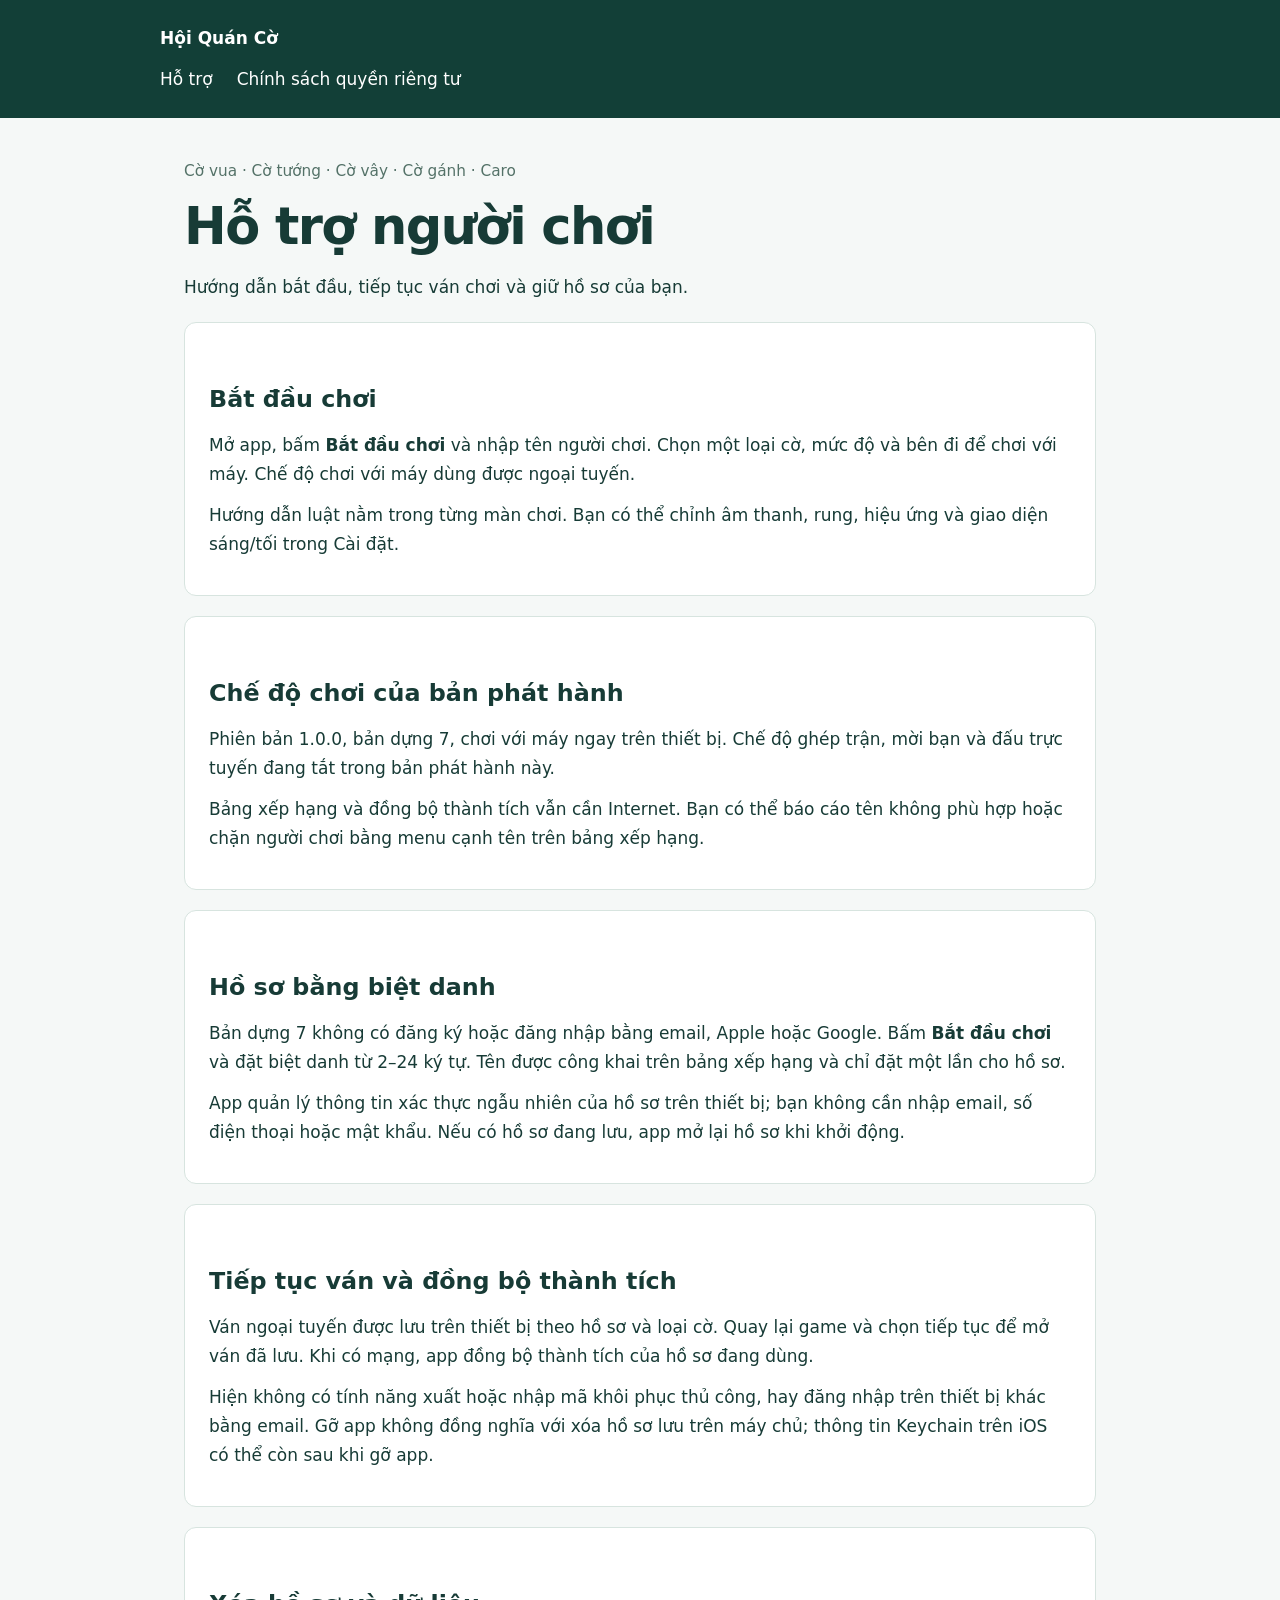
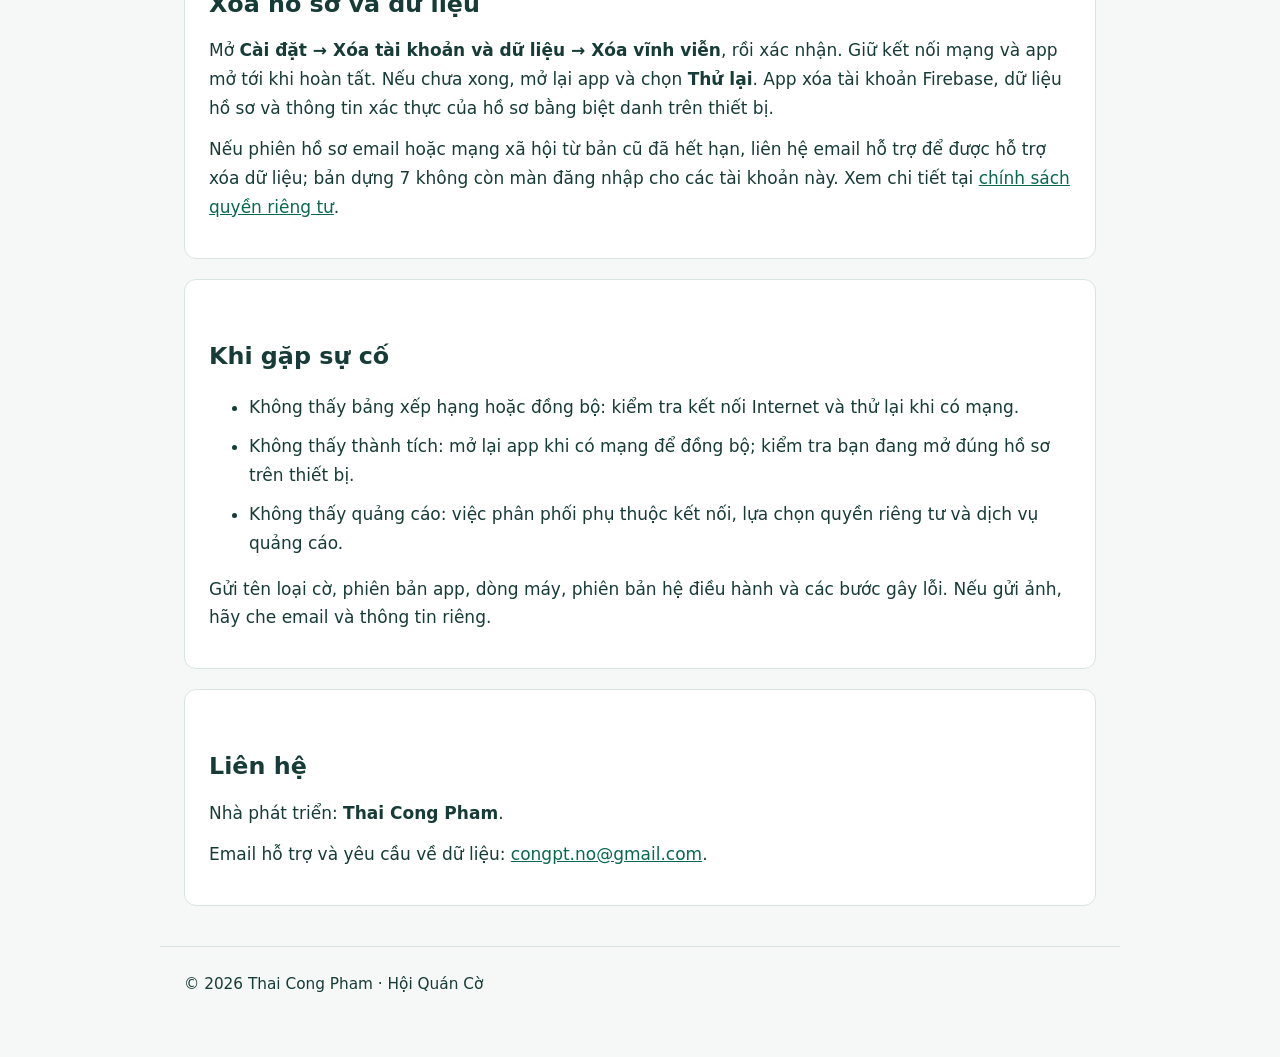
<file: index.html>
<!doctype html><html lang="vi"><head><meta charset="utf-8"><meta name="viewport" content="width=device-width,initial-scale=1"><title>Hỗ trợ — Hội Quán Cờ</title><meta name="description" content="Hướng dẫn chơi, tài khoản và liên hệ hỗ trợ ứng dụng Hội Quán Cờ."><link rel="stylesheet" href="style.css"><link rel="icon" href="data:image/svg+xml,%3Csvg xmlns='http://www.w3.org/2000/svg' viewBox='0 0 32 32'%3E%3Crect width='32' height='32' rx='6' fill='%23123f37'/%3E%3Cpath d='M8 8h8v8H8zm8 8h8v8h-8z' fill='%23efcc73'/%3E%3C/svg%3E"></head><body><header><a href="./">Hội Quán Cờ</a><nav aria-label="Điều hướng"><a href="./">Hỗ trợ</a><a href="privacy.html">Chính sách quyền riêng tư</a></nav></header><main><p class="meta">Cờ vua · Cờ tướng · Cờ vây · Cờ gánh · Caro</p><h1>Hỗ trợ người chơi</h1><p>Hướng dẫn bắt đầu, tiếp tục ván chơi và giữ hồ sơ của bạn.</p><section><h2>Bắt đầu chơi</h2><p>Mở app, bấm <strong>Bắt đầu chơi</strong> và nhập tên người chơi. Chọn một loại cờ, mức độ và bên đi để chơi với máy. Chế độ chơi với máy dùng được ngoại tuyến.</p><p>Hướng dẫn luật nằm trong từng màn chơi. Bạn có thể chỉnh âm thanh, rung, hiệu ứng và giao diện sáng/tối trong Cài đặt.</p></section><section><h2>Chế độ chơi của bản phát hành</h2><p>Phiên bản 1.0.0, bản dựng 7, chơi với máy ngay trên thiết bị. Chế độ ghép trận, mời bạn và đấu trực tuyến đang tắt trong bản phát hành này.</p><p>Bảng xếp hạng và đồng bộ thành tích vẫn cần Internet. Bạn có thể báo cáo tên không phù hợp hoặc chặn người chơi bằng menu cạnh tên trên bảng xếp hạng.</p></section><section><h2>Hồ sơ bằng biệt danh</h2><p>Bản dựng 7 không có đăng ký hoặc đăng nhập bằng email, Apple hoặc Google. Bấm <strong>Bắt đầu chơi</strong> và đặt biệt danh từ 2–24 ký tự. Tên được công khai trên bảng xếp hạng và chỉ đặt một lần cho hồ sơ.</p><p>App quản lý thông tin xác thực ngẫu nhiên của hồ sơ trên thiết bị; bạn không cần nhập email, số điện thoại hoặc mật khẩu. Nếu có hồ sơ đang lưu, app mở lại hồ sơ khi khởi động.</p></section><section><h2>Tiếp tục ván và đồng bộ thành tích</h2><p>Ván ngoại tuyến được lưu trên thiết bị theo hồ sơ và loại cờ. Quay lại game và chọn tiếp tục để mở ván đã lưu. Khi có mạng, app đồng bộ thành tích của hồ sơ đang dùng.</p><p>Hiện không có tính năng xuất hoặc nhập mã khôi phục thủ công, hay đăng nhập trên thiết bị khác bằng email. Gỡ app không đồng nghĩa với xóa hồ sơ lưu trên máy chủ; thông tin Keychain trên iOS có thể còn sau khi gỡ app.</p></section><section><h2>Xóa hồ sơ và dữ liệu</h2><p>Mở <strong>Cài đặt → Xóa tài khoản và dữ liệu → Xóa vĩnh viễn</strong>, rồi xác nhận. Giữ kết nối mạng và app mở tới khi hoàn tất. Nếu chưa xong, mở lại app và chọn <strong>Thử lại</strong>. App xóa tài khoản Firebase, dữ liệu hồ sơ và thông tin xác thực của hồ sơ bằng biệt danh trên thiết bị.</p><p>Nếu phiên hồ sơ email hoặc mạng xã hội từ bản cũ đã hết hạn, liên hệ email hỗ trợ để được hỗ trợ xóa dữ liệu; bản dựng 7 không còn màn đăng nhập cho các tài khoản này. Xem chi tiết tại <a href="privacy.html">chính sách quyền riêng tư</a>.</p></section><section><h2>Khi gặp sự cố</h2><ul><li>Không thấy bảng xếp hạng hoặc đồng bộ: kiểm tra kết nối Internet và thử lại khi có mạng.</li><li>Không thấy thành tích: mở lại app khi có mạng để đồng bộ; kiểm tra bạn đang mở đúng hồ sơ trên thiết bị.</li><li>Không thấy quảng cáo: việc phân phối phụ thuộc kết nối, lựa chọn quyền riêng tư và dịch vụ quảng cáo.</li></ul><p>Gửi tên loại cờ, phiên bản app, dòng máy, phiên bản hệ điều hành và các bước gây lỗi. Nếu gửi ảnh, hãy che email và thông tin riêng.</p></section><section><h2>Liên hệ</h2><p>Nhà phát triển: <strong>Thai Cong Pham</strong>.</p><p>Email hỗ trợ và yêu cầu về dữ liệu: <a href="mailto:congpt.no@gmail.com">congpt.no@gmail.com</a>.</p></section></main><footer>© 2026 Thai Cong Pham · Hội Quán Cờ</footer></body></html>
</file>
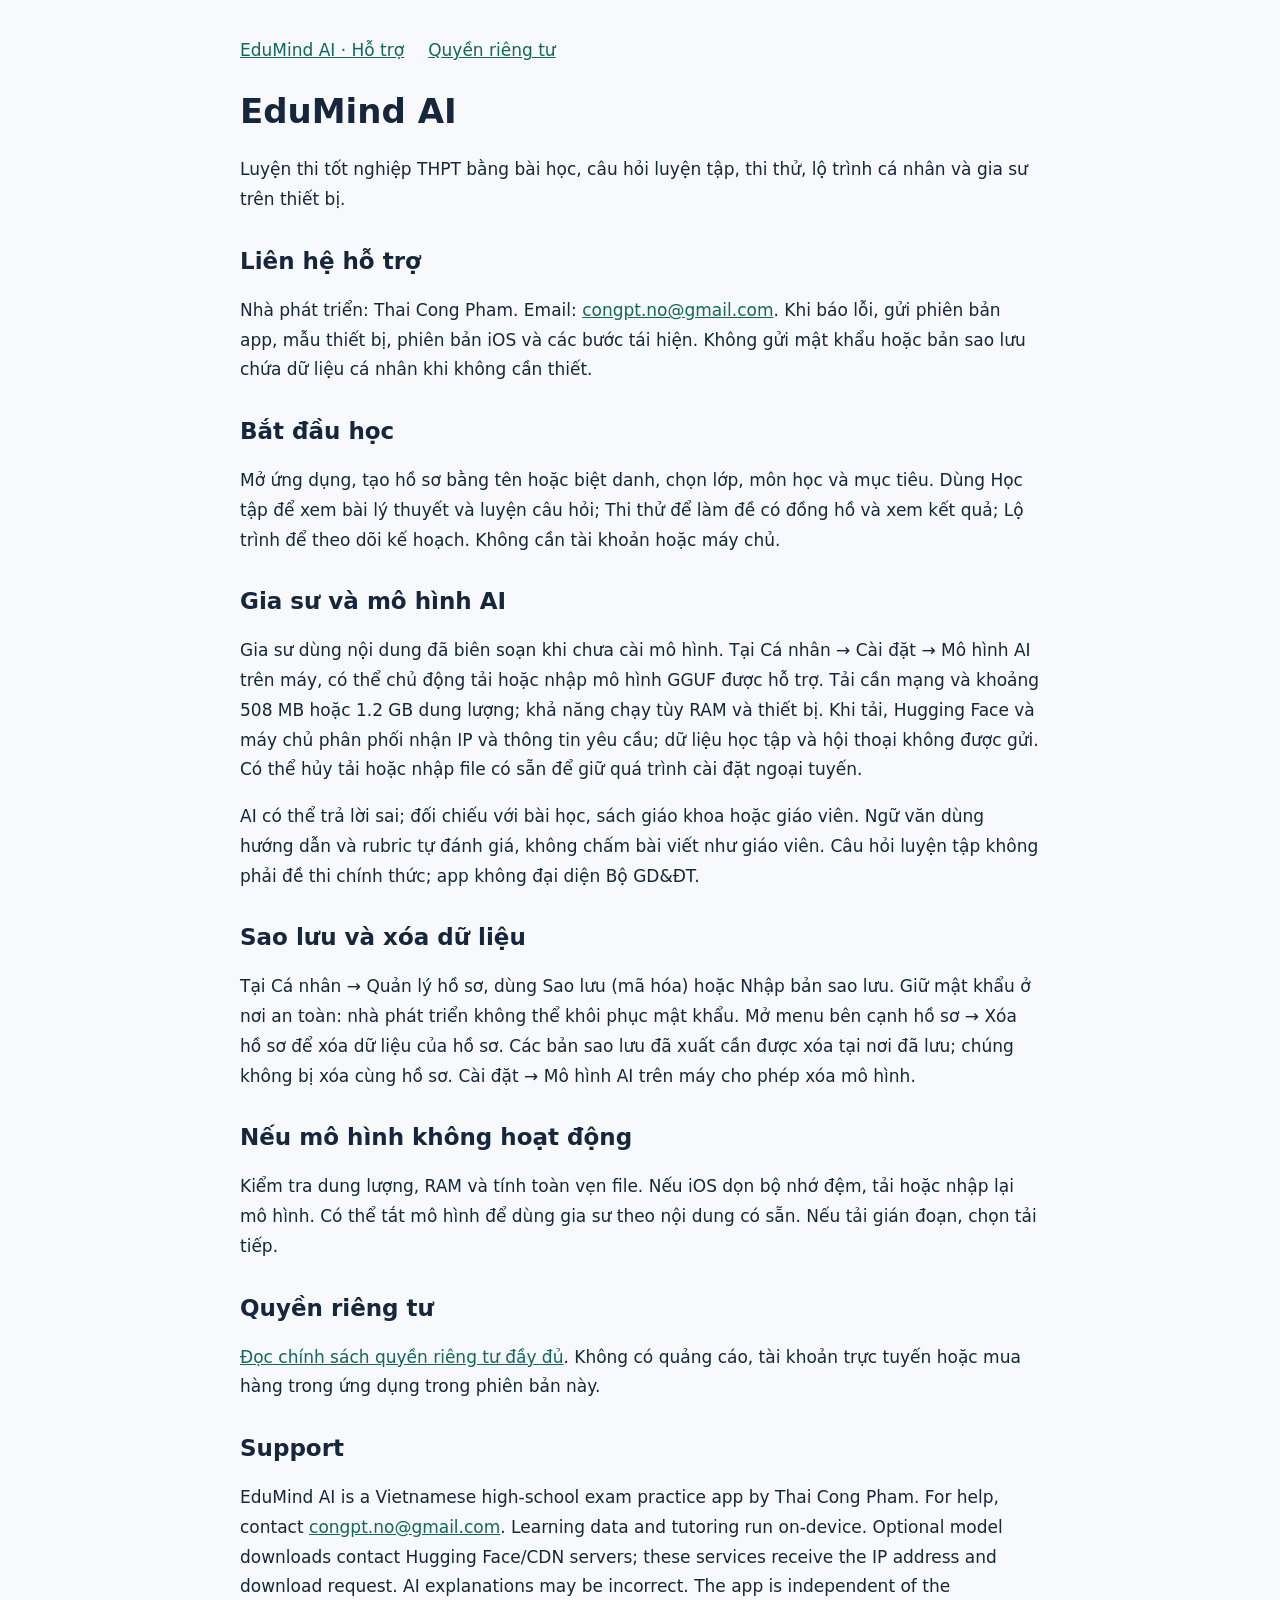
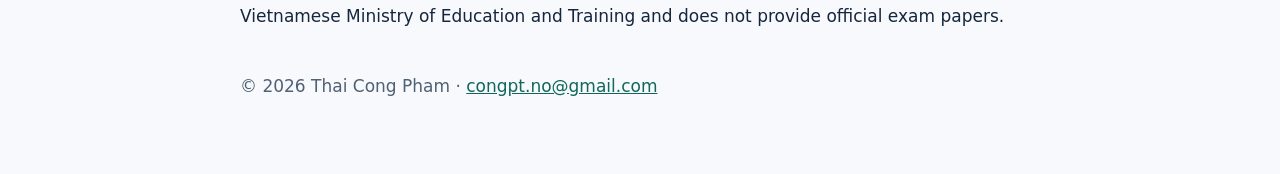
<file: edumind/index.html>
<!doctype html><html lang="vi"><head><meta charset="utf-8"><meta name="viewport" content="width=device-width,initial-scale=1"><title>EduMind AI — Hỗ trợ</title><style>body{margin:0;background:#f7f9fc;color:#16263d;font:17px/1.75 system-ui,sans-serif}main{max-width:800px;margin:auto;padding:36px 24px 72px}h1,h2{line-height:1.3}h2{margin-top:32px;font-size:23px}a{color:#12675d}nav{display:flex;gap:24px;flex-wrap:wrap}footer{margin-top:40px;color:#506174}</style></head><body><main><nav><a href="./">EduMind AI · Hỗ trợ</a><a href="privacy.html">Quyền riêng tư</a></nav><h1>EduMind AI</h1><p>Luyện thi tốt nghiệp THPT bằng bài học, câu hỏi luyện tập, thi thử, lộ trình cá nhân và gia sư trên thiết bị.</p><h2>Liên hệ hỗ trợ</h2><p>Nhà phát triển: Thai Cong Pham. Email: <a href="mailto:congpt.no@gmail.com">congpt.no@gmail.com</a>. Khi báo lỗi, gửi phiên bản app, mẫu thiết bị, phiên bản iOS và các bước tái hiện. Không gửi mật khẩu hoặc bản sao lưu chứa dữ liệu cá nhân khi không cần thiết.</p><h2>Bắt đầu học</h2><p>Mở ứng dụng, tạo hồ sơ bằng tên hoặc biệt danh, chọn lớp, môn học và mục tiêu. Dùng Học tập để xem bài lý thuyết và luyện câu hỏi; Thi thử để làm đề có đồng hồ và xem kết quả; Lộ trình để theo dõi kế hoạch. Không cần tài khoản hoặc máy chủ.</p><h2>Gia sư và mô hình AI</h2><p>Gia sư dùng nội dung đã biên soạn khi chưa cài mô hình. Tại Cá nhân → Cài đặt → Mô hình AI trên máy, có thể chủ động tải hoặc nhập mô hình GGUF được hỗ trợ. Tải cần mạng và khoảng 508 MB hoặc 1.2 GB dung lượng; khả năng chạy tùy RAM và thiết bị. Khi tải, Hugging Face và máy chủ phân phối nhận IP và thông tin yêu cầu; dữ liệu học tập và hội thoại không được gửi. Có thể hủy tải hoặc nhập file có sẵn để giữ quá trình cài đặt ngoại tuyến.</p><p>AI có thể trả lời sai; đối chiếu với bài học, sách giáo khoa hoặc giáo viên. Ngữ văn dùng hướng dẫn và rubric tự đánh giá, không chấm bài viết như giáo viên. Câu hỏi luyện tập không phải đề thi chính thức; app không đại diện Bộ GD&amp;ĐT.</p><h2>Sao lưu và xóa dữ liệu</h2><p>Tại Cá nhân → Quản lý hồ sơ, dùng Sao lưu (mã hóa) hoặc Nhập bản sao lưu. Giữ mật khẩu ở nơi an toàn: nhà phát triển không thể khôi phục mật khẩu. Mở menu bên cạnh hồ sơ → Xóa hồ sơ để xóa dữ liệu của hồ sơ. Các bản sao lưu đã xuất cần được xóa tại nơi đã lưu; chúng không bị xóa cùng hồ sơ. Cài đặt → Mô hình AI trên máy cho phép xóa mô hình.</p><h2>Nếu mô hình không hoạt động</h2><p>Kiểm tra dung lượng, RAM và tính toàn vẹn file. Nếu iOS dọn bộ nhớ đệm, tải hoặc nhập lại mô hình. Có thể tắt mô hình để dùng gia sư theo nội dung có sẵn. Nếu tải gián đoạn, chọn tải tiếp.</p><h2>Quyền riêng tư</h2><p><a href="privacy.html">Đọc chính sách quyền riêng tư đầy đủ</a>. Không có quảng cáo, tài khoản trực tuyến hoặc mua hàng trong ứng dụng trong phiên bản này.</p><section lang="en"><h2>Support</h2><p>EduMind AI is a Vietnamese high-school exam practice app by Thai Cong Pham. For help, contact <a href="mailto:congpt.no@gmail.com">congpt.no@gmail.com</a>. Learning data and tutoring run on-device. Optional model downloads contact Hugging Face/CDN servers; these services receive the IP address and download request. AI explanations may be incorrect. The app is independent of the Vietnamese Ministry of Education and Training and does not provide official exam papers.</p></section><footer>© 2026 Thai Cong Pham · <a href="mailto:congpt.no@gmail.com">congpt.no@gmail.com</a></footer></main></body></html>
</file>
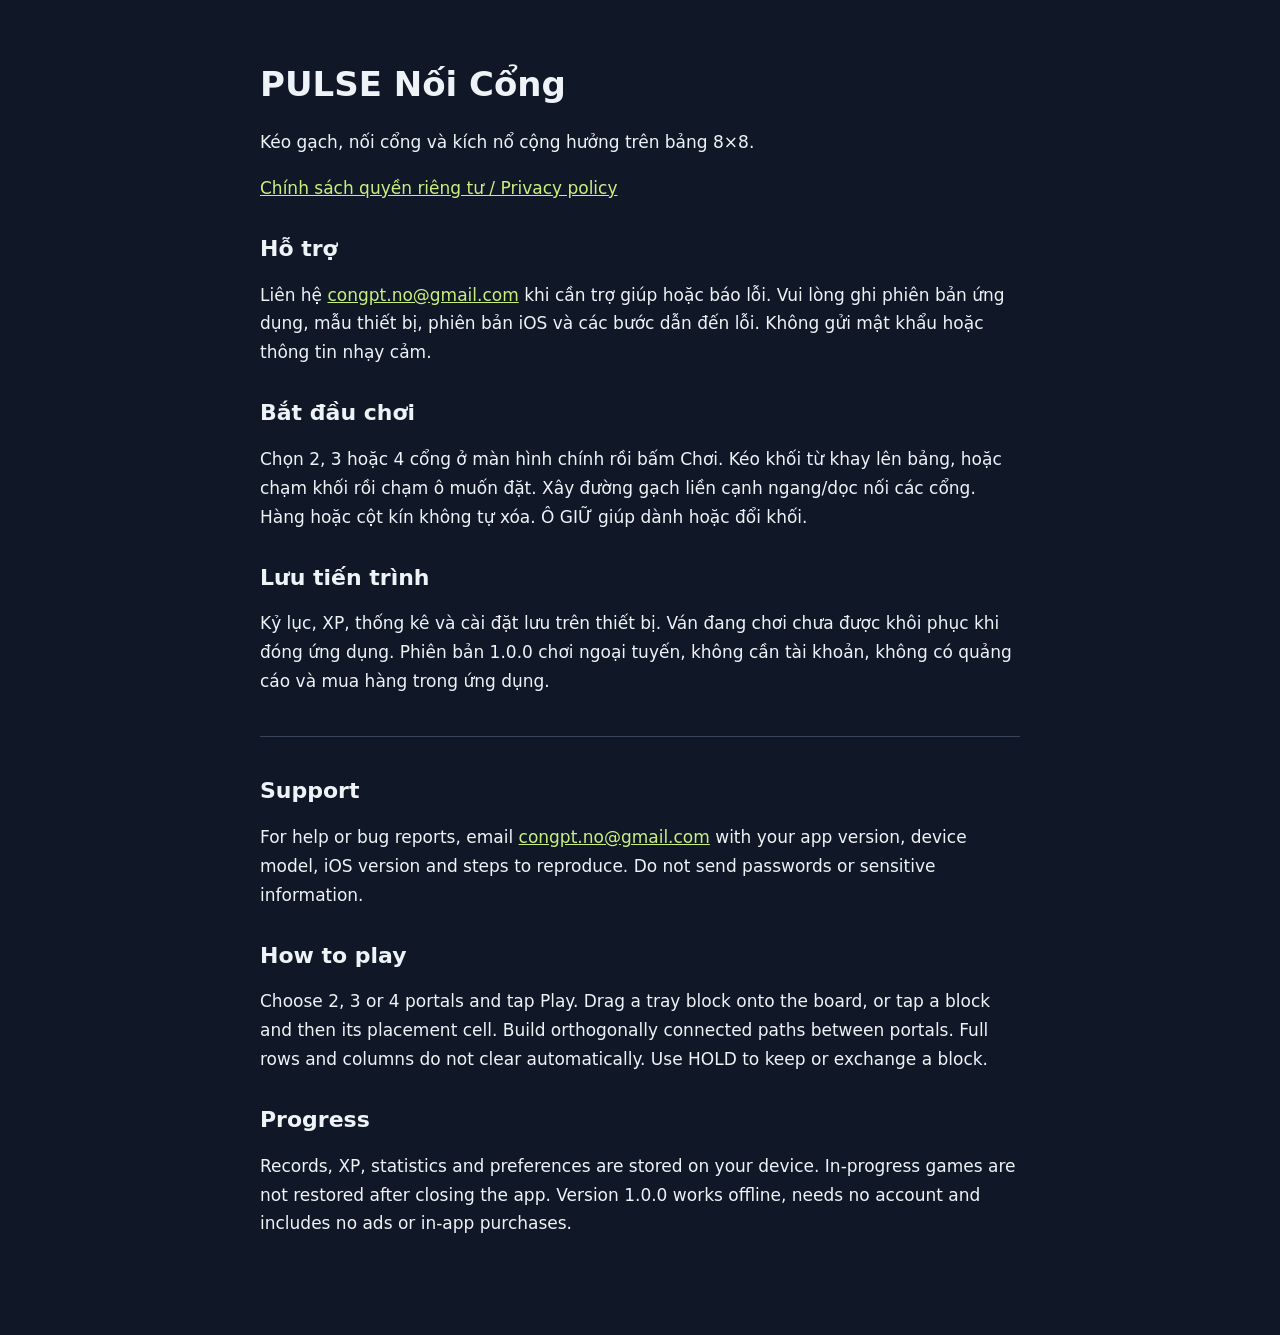
<file: pulse/index.html>
<!doctype html>
<html lang="vi"><head><meta charset="utf-8"><meta name="viewport" content="width=device-width, initial-scale=1"><title>PULSE Nối Cổng — Hỗ trợ / Support</title><style>body{margin:0;background:#101827;color:#edf3f7;font:17px/1.7 system-ui,sans-serif}main{max-width:760px;margin:auto;padding:40px 24px 80px}h1,h2{line-height:1.25}h2{margin-top:32px;font-size:22px}a{color:#c9ef80}small{color:#b1bbc9}hr{margin:40px 0;border:0;border-top:1px solid #384457}nav{margin-bottom:30px}</style></head><body><main><h1>PULSE Nối Cổng</h1><p>Kéo gạch, nối cổng và kích nổ cộng hưởng trên bảng 8×8.</p><p><a href="privacy.html">Chính sách quyền riêng tư / Privacy policy</a></p><h2>Hỗ trợ</h2><p>Liên hệ <a href="mailto:congpt.no@gmail.com">congpt.no@gmail.com</a> khi cần trợ giúp hoặc báo lỗi. Vui lòng ghi phiên bản ứng dụng, mẫu thiết bị, phiên bản iOS và các bước dẫn đến lỗi. Không gửi mật khẩu hoặc thông tin nhạy cảm.</p><h2>Bắt đầu chơi</h2><p>Chọn 2, 3 hoặc 4 cổng ở màn hình chính rồi bấm Chơi. Kéo khối từ khay lên bảng, hoặc chạm khối rồi chạm ô muốn đặt. Xây đường gạch liền cạnh ngang/dọc nối các cổng. Hàng hoặc cột kín không tự xóa. Ô GIỮ giúp dành hoặc đổi khối.</p><h2>Lưu tiến trình</h2><p>Kỷ lục, XP, thống kê và cài đặt lưu trên thiết bị. Ván đang chơi chưa được khôi phục khi đóng ứng dụng. Phiên bản 1.0.0 chơi ngoại tuyến, không cần tài khoản, không có quảng cáo và mua hàng trong ứng dụng.</p><hr><section lang="en"><h2>Support</h2><p>For help or bug reports, email <a href="mailto:congpt.no@gmail.com">congpt.no@gmail.com</a> with your app version, device model, iOS version and steps to reproduce. Do not send passwords or sensitive information.</p><h2>How to play</h2><p>Choose 2, 3 or 4 portals and tap Play. Drag a tray block onto the board, or tap a block and then its placement cell. Build orthogonally connected paths between portals. Full rows and columns do not clear automatically. Use HOLD to keep or exchange a block.</p><h2>Progress</h2><p>Records, XP, statistics and preferences are stored on your device. In-progress games are not restored after closing the app. Version 1.0.0 works offline, needs no account and includes no ads or in-app purchases.</p></section></main></body></html>
</file>
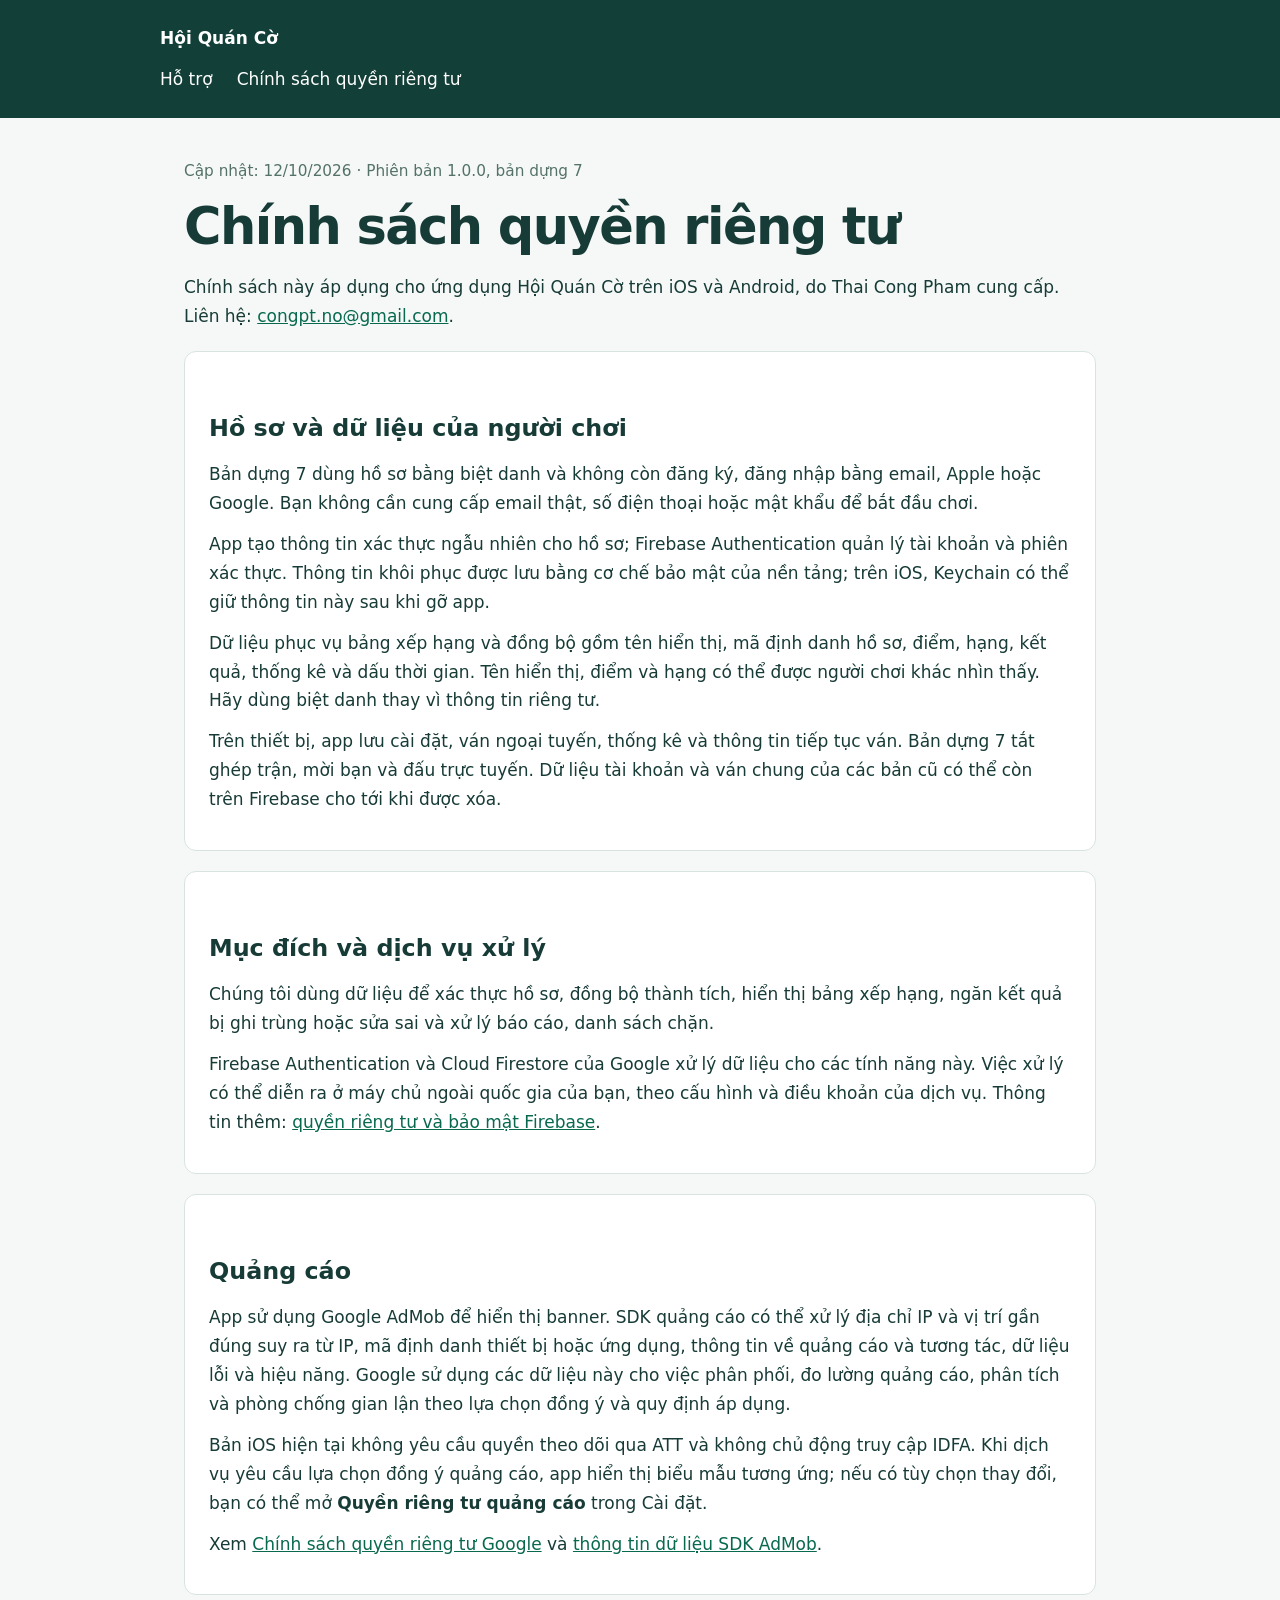
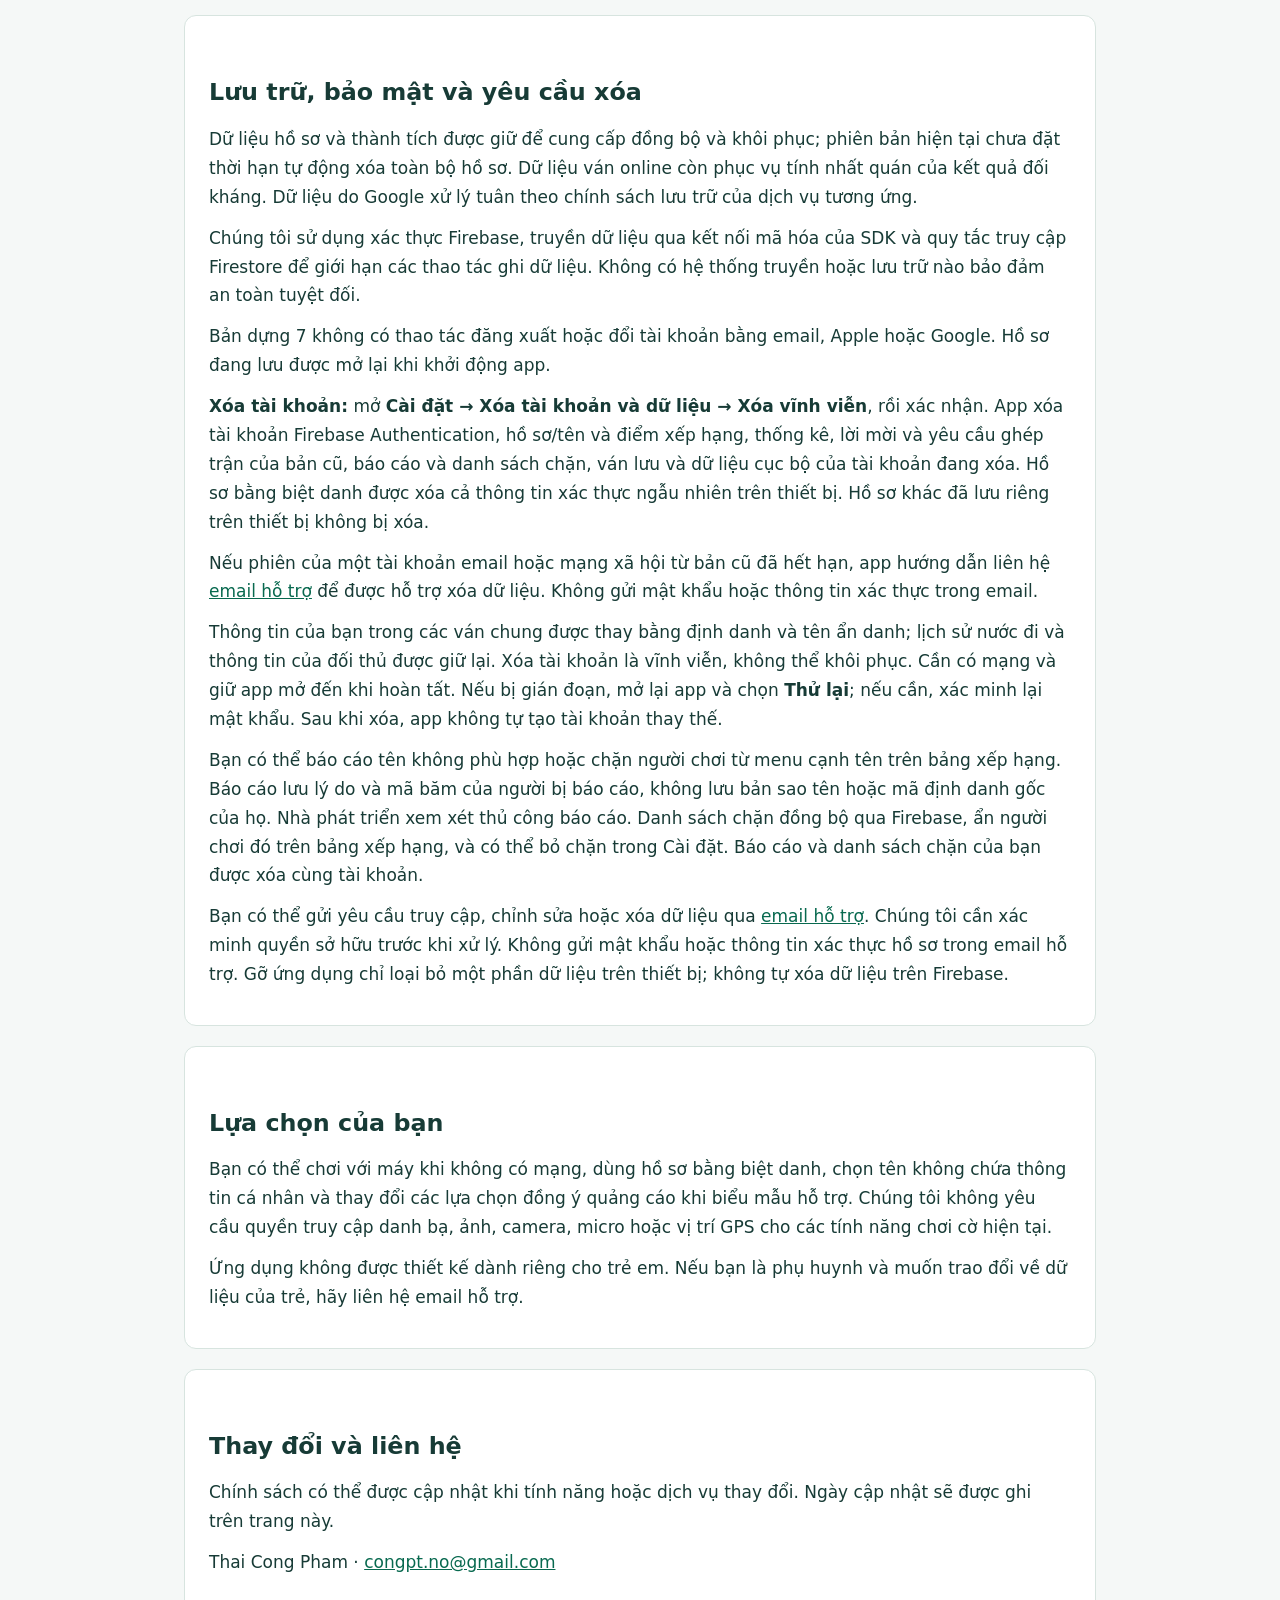
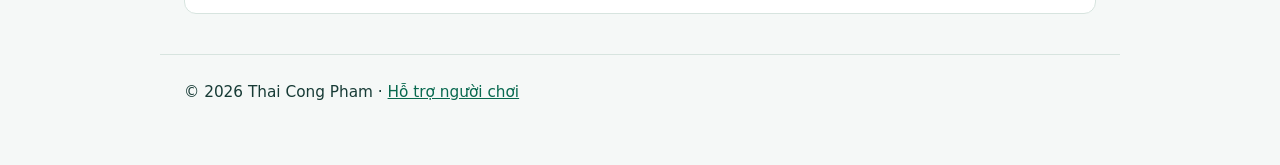
<file: privacy.html>
<!doctype html><html lang="vi"><head><meta charset="utf-8"><meta name="viewport" content="width=device-width,initial-scale=1"><title>Chính sách quyền riêng tư — Hội Quán Cờ</title><meta name="description" content="Dữ liệu người chơi, Firebase, quảng cáo AdMob và lựa chọn quyền riêng tư trong Hội Quán Cờ."><link rel="stylesheet" href="style.css"><link rel="icon" href="data:image/svg+xml,%3Csvg xmlns='http://www.w3.org/2000/svg' viewBox='0 0 32 32'%3E%3Crect width='32' height='32' rx='6' fill='%23123f37'/%3E%3Cpath d='M8 8h8v8H8zm8 8h8v8h-8z' fill='%23efcc73'/%3E%3C/svg%3E"></head><body><header><a href="./">Hội Quán Cờ</a><nav aria-label="Điều hướng"><a href="./">Hỗ trợ</a><a href="privacy.html" aria-current="page">Chính sách quyền riêng tư</a></nav></header><main><p class="meta">Cập nhật: 12/10/2026 · Phiên bản 1.0.0, bản dựng 7</p><h1>Chính sách quyền riêng tư</h1><p>Chính sách này áp dụng cho ứng dụng Hội Quán Cờ trên iOS và Android, do Thai Cong Pham cung cấp. Liên hệ: <a href="mailto:congpt.no@gmail.com">congpt.no@gmail.com</a>.</p><section><h2>Hồ sơ và dữ liệu của người chơi</h2><p>Bản dựng 7 dùng hồ sơ bằng biệt danh và không còn đăng ký, đăng nhập bằng email, Apple hoặc Google. Bạn không cần cung cấp email thật, số điện thoại hoặc mật khẩu để bắt đầu chơi.</p><p>App tạo thông tin xác thực ngẫu nhiên cho hồ sơ; Firebase Authentication quản lý tài khoản và phiên xác thực. Thông tin khôi phục được lưu bằng cơ chế bảo mật của nền tảng; trên iOS, Keychain có thể giữ thông tin này sau khi gỡ app.</p><p>Dữ liệu phục vụ bảng xếp hạng và đồng bộ gồm tên hiển thị, mã định danh hồ sơ, điểm, hạng, kết quả, thống kê và dấu thời gian. Tên hiển thị, điểm và hạng có thể được người chơi khác nhìn thấy. Hãy dùng biệt danh thay vì thông tin riêng tư.</p><p>Trên thiết bị, app lưu cài đặt, ván ngoại tuyến, thống kê và thông tin tiếp tục ván. Bản dựng 7 tắt ghép trận, mời bạn và đấu trực tuyến. Dữ liệu tài khoản và ván chung của các bản cũ có thể còn trên Firebase cho tới khi được xóa.</p></section><section><h2>Mục đích và dịch vụ xử lý</h2><p>Chúng tôi dùng dữ liệu để xác thực hồ sơ, đồng bộ thành tích, hiển thị bảng xếp hạng, ngăn kết quả bị ghi trùng hoặc sửa sai và xử lý báo cáo, danh sách chặn.</p><p>Firebase Authentication và Cloud Firestore của Google xử lý dữ liệu cho các tính năng này. Việc xử lý có thể diễn ra ở máy chủ ngoài quốc gia của bạn, theo cấu hình và điều khoản của dịch vụ. Thông tin thêm: <a href="https://firebase.google.com/support/privacy">quyền riêng tư và bảo mật Firebase</a>.</p></section><section><h2>Quảng cáo</h2><p>App sử dụng Google AdMob để hiển thị banner. SDK quảng cáo có thể xử lý địa chỉ IP và vị trí gần đúng suy ra từ IP, mã định danh thiết bị hoặc ứng dụng, thông tin về quảng cáo và tương tác, dữ liệu lỗi và hiệu năng. Google sử dụng các dữ liệu này cho việc phân phối, đo lường quảng cáo, phân tích và phòng chống gian lận theo lựa chọn đồng ý và quy định áp dụng.</p><p>Bản iOS hiện tại không yêu cầu quyền theo dõi qua ATT và không chủ động truy cập IDFA. Khi dịch vụ yêu cầu lựa chọn đồng ý quảng cáo, app hiển thị biểu mẫu tương ứng; nếu có tùy chọn thay đổi, bạn có thể mở <strong>Quyền riêng tư quảng cáo</strong> trong Cài đặt.</p><p>Xem <a href="https://policies.google.com/privacy">Chính sách quyền riêng tư Google</a> và <a href="https://developers.google.com/admob/ios/privacy/data-disclosure">thông tin dữ liệu SDK AdMob</a>.</p></section><section><h2>Lưu trữ, bảo mật và yêu cầu xóa</h2><p>Dữ liệu hồ sơ và thành tích được giữ để cung cấp đồng bộ và khôi phục; phiên bản hiện tại chưa đặt thời hạn tự động xóa toàn bộ hồ sơ. Dữ liệu ván online còn phục vụ tính nhất quán của kết quả đối kháng. Dữ liệu do Google xử lý tuân theo chính sách lưu trữ của dịch vụ tương ứng.</p><p>Chúng tôi sử dụng xác thực Firebase, truyền dữ liệu qua kết nối mã hóa của SDK và quy tắc truy cập Firestore để giới hạn các thao tác ghi dữ liệu. Không có hệ thống truyền hoặc lưu trữ nào bảo đảm an toàn tuyệt đối.</p><p>Bản dựng 7 không có thao tác đăng xuất hoặc đổi tài khoản bằng email, Apple hoặc Google. Hồ sơ đang lưu được mở lại khi khởi động app.</p><p><strong>Xóa tài khoản:</strong> mở <strong>Cài đặt → Xóa tài khoản và dữ liệu → Xóa vĩnh viễn</strong>, rồi xác nhận. App xóa tài khoản Firebase Authentication, hồ sơ/tên và điểm xếp hạng, thống kê, lời mời và yêu cầu ghép trận của bản cũ, báo cáo và danh sách chặn, ván lưu và dữ liệu cục bộ của tài khoản đang xóa. Hồ sơ bằng biệt danh được xóa cả thông tin xác thực ngẫu nhiên trên thiết bị. Hồ sơ khác đã lưu riêng trên thiết bị không bị xóa.</p><p>Nếu phiên của một tài khoản email hoặc mạng xã hội từ bản cũ đã hết hạn, app hướng dẫn liên hệ <a href="mailto:congpt.no@gmail.com">email hỗ trợ</a> để được hỗ trợ xóa dữ liệu. Không gửi mật khẩu hoặc thông tin xác thực trong email.</p><p>Thông tin của bạn trong các ván chung được thay bằng định danh và tên ẩn danh; lịch sử nước đi và thông tin của đối thủ được giữ lại. Xóa tài khoản là vĩnh viễn, không thể khôi phục. Cần có mạng và giữ app mở đến khi hoàn tất. Nếu bị gián đoạn, mở lại app và chọn <strong>Thử lại</strong>; nếu cần, xác minh lại mật khẩu. Sau khi xóa, app không tự tạo tài khoản thay thế.</p><p>Bạn có thể báo cáo tên không phù hợp hoặc chặn người chơi từ menu cạnh tên trên bảng xếp hạng. Báo cáo lưu lý do và mã băm của người bị báo cáo, không lưu bản sao tên hoặc mã định danh gốc của họ. Nhà phát triển xem xét thủ công báo cáo. Danh sách chặn đồng bộ qua Firebase, ẩn người chơi đó trên bảng xếp hạng, và có thể bỏ chặn trong Cài đặt. Báo cáo và danh sách chặn của bạn được xóa cùng tài khoản.</p><p>Bạn có thể gửi yêu cầu truy cập, chỉnh sửa hoặc xóa dữ liệu qua <a href="mailto:congpt.no@gmail.com?subject=Yeu%20cau%20du%20lieu%20Hoi%20Quan%20Co">email hỗ trợ</a>. Chúng tôi cần xác minh quyền sở hữu trước khi xử lý. Không gửi mật khẩu hoặc thông tin xác thực hồ sơ trong email hỗ trợ. Gỡ ứng dụng chỉ loại bỏ một phần dữ liệu trên thiết bị; không tự xóa dữ liệu trên Firebase.</p></section><section><h2>Lựa chọn của bạn</h2><p>Bạn có thể chơi với máy khi không có mạng, dùng hồ sơ bằng biệt danh, chọn tên không chứa thông tin cá nhân và thay đổi các lựa chọn đồng ý quảng cáo khi biểu mẫu hỗ trợ. Chúng tôi không yêu cầu quyền truy cập danh bạ, ảnh, camera, micro hoặc vị trí GPS cho các tính năng chơi cờ hiện tại.</p><p>Ứng dụng không được thiết kế dành riêng cho trẻ em. Nếu bạn là phụ huynh và muốn trao đổi về dữ liệu của trẻ, hãy liên hệ email hỗ trợ.</p></section><section><h2>Thay đổi và liên hệ</h2><p>Chính sách có thể được cập nhật khi tính năng hoặc dịch vụ thay đổi. Ngày cập nhật sẽ được ghi trên trang này.</p><p>Thai Cong Pham · <a href="mailto:congpt.no@gmail.com">congpt.no@gmail.com</a></p></section></main><footer>© 2026 Thai Cong Pham · <a href="./">Hỗ trợ người chơi</a></footer></body></html>
</file>
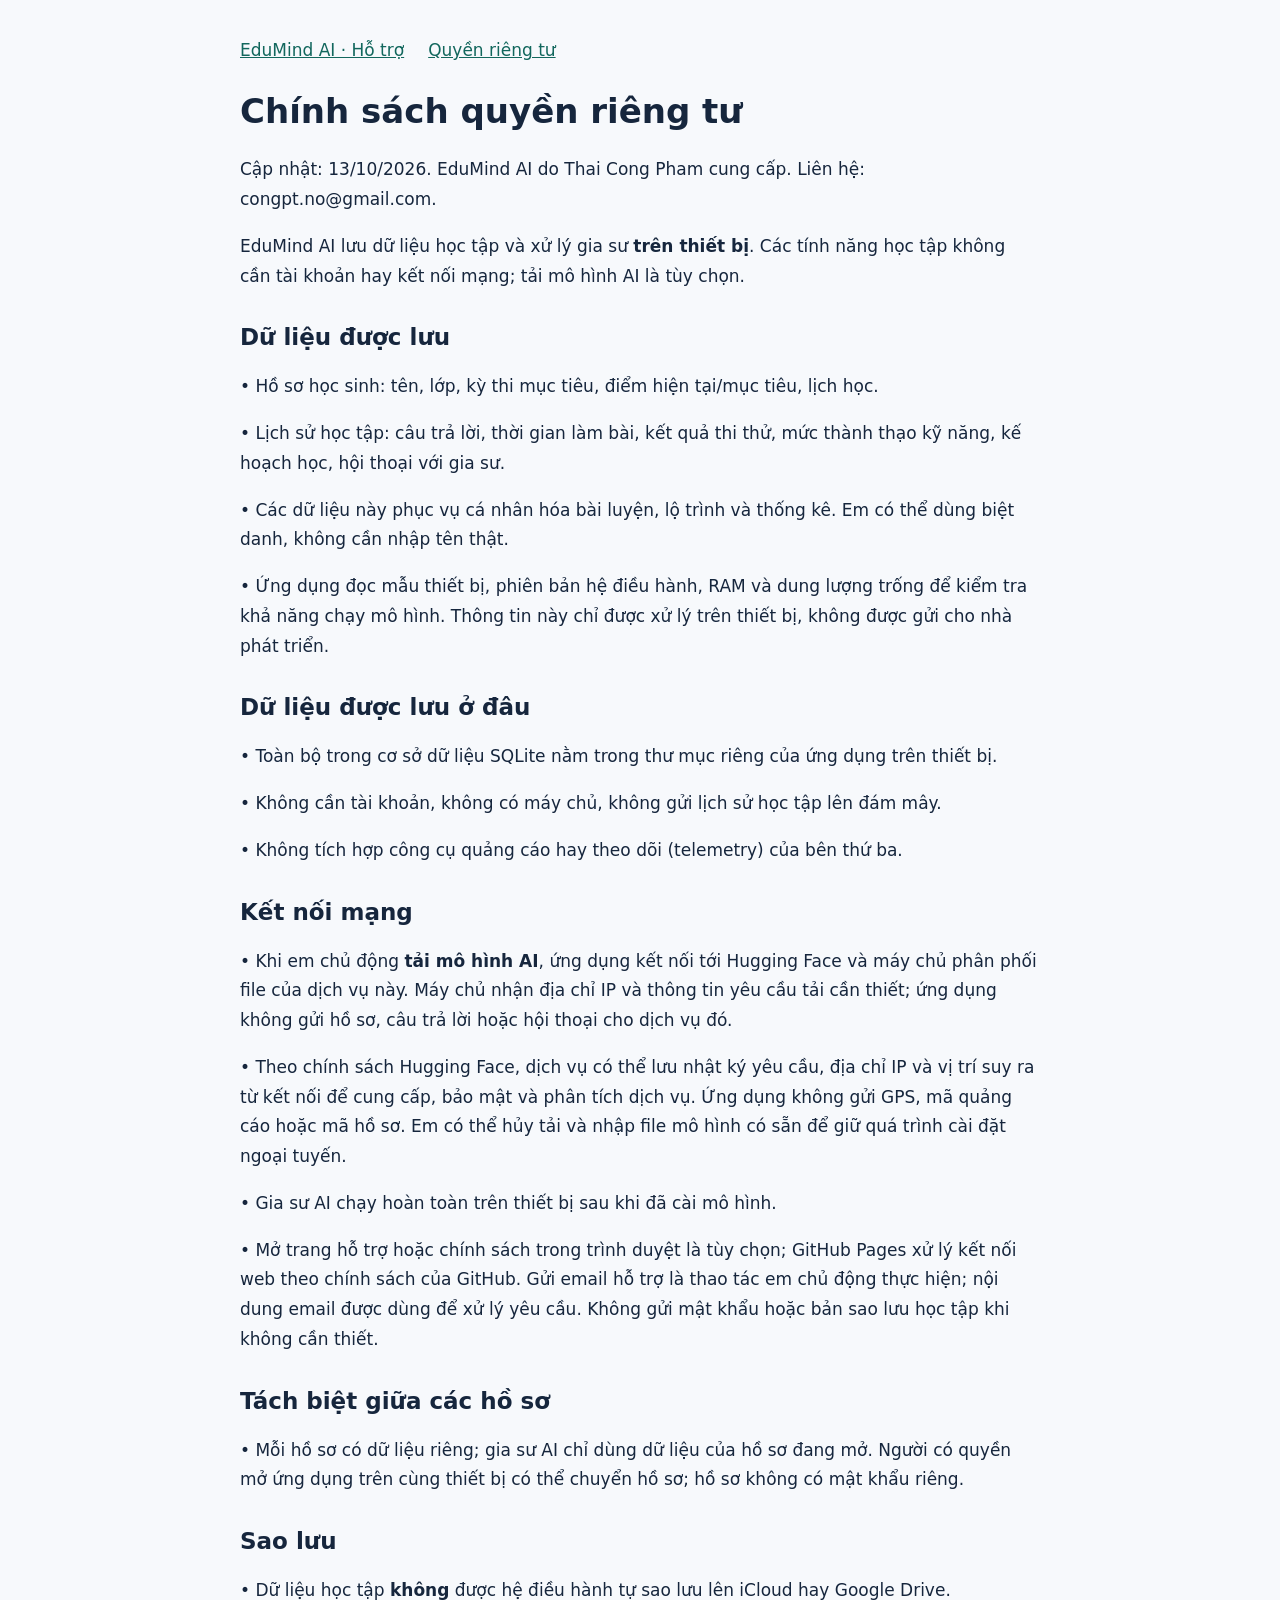
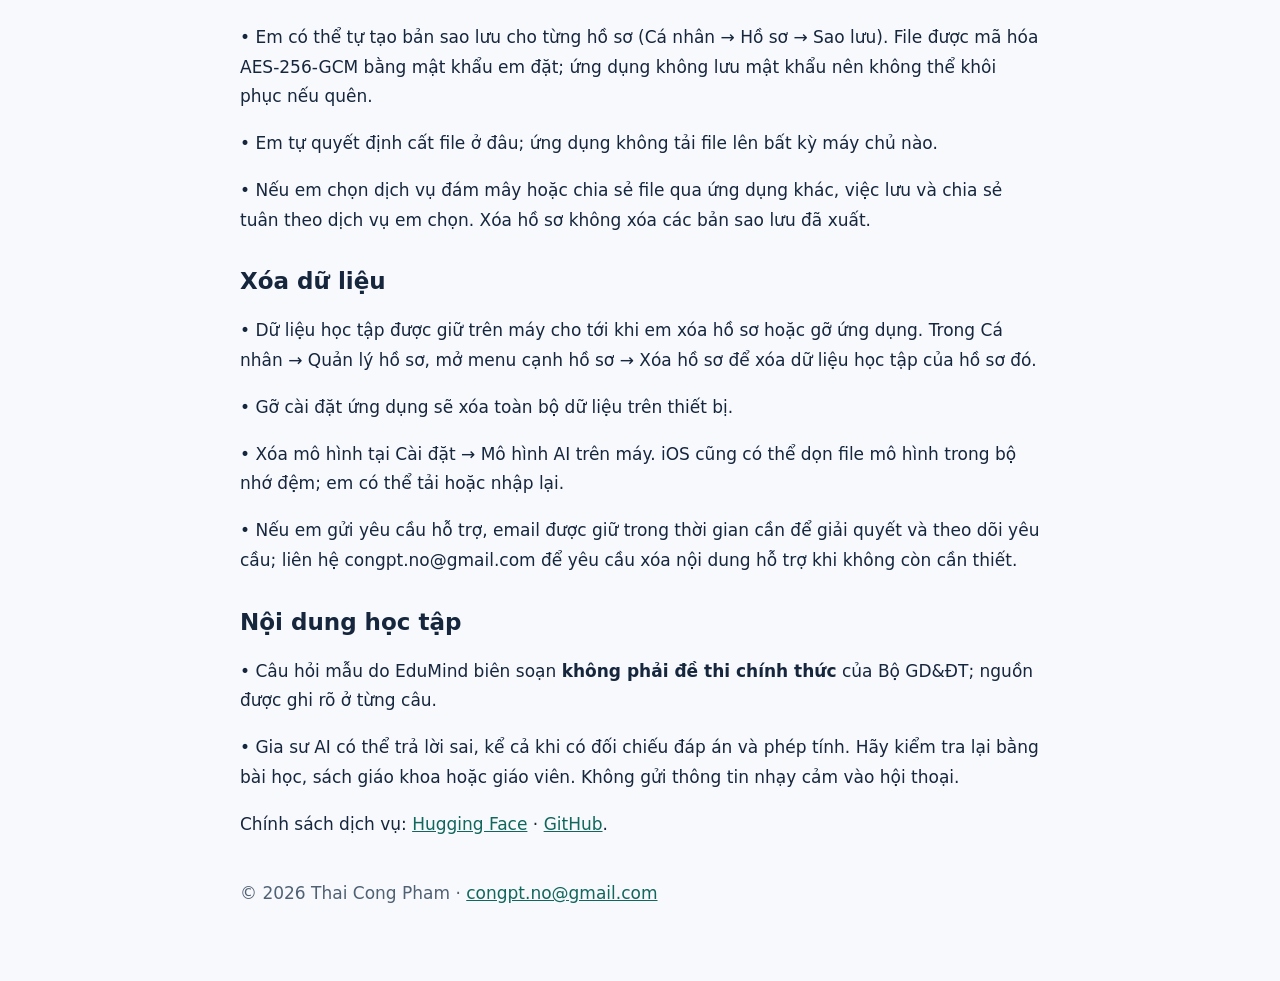
<file: edumind/privacy.html>
<!doctype html><html lang="vi"><head><meta charset="utf-8"><meta name="viewport" content="width=device-width,initial-scale=1"><title>Quyền riêng tư — EduMind AI</title><style>body{margin:0;background:#f7f9fc;color:#16263d;font:17px/1.75 system-ui,sans-serif}main{max-width:800px;margin:auto;padding:36px 24px 72px}h1,h2{line-height:1.3}h2{margin-top:32px;font-size:23px}a{color:#12675d}nav{display:flex;gap:24px;flex-wrap:wrap}footer{margin-top:40px;color:#506174}</style></head><body><main><nav><a href="./">EduMind AI · Hỗ trợ</a><a href="privacy.html">Quyền riêng tư</a></nav><h1>Chính sách quyền riêng tư</h1>
<p>Cập nhật: 13/10/2026. EduMind AI do Thai Cong Pham cung cấp. Liên hệ: congpt.no@gmail.com.</p>
<p>EduMind AI lưu dữ liệu học tập và xử lý gia sư <strong>trên thiết bị</strong>. Các tính năng học tập không cần tài khoản hay kết nối mạng; tải mô hình AI là tùy chọn.</p>
<h2>Dữ liệu được lưu</h2>
<p>• Hồ sơ học sinh: tên, lớp, kỳ thi mục tiêu, điểm hiện tại/mục tiêu, lịch học.</p>
<p>• Lịch sử học tập: câu trả lời, thời gian làm bài, kết quả thi thử, mức thành thạo kỹ năng, kế hoạch học, hội thoại với gia sư.</p>
<p>• Các dữ liệu này phục vụ cá nhân hóa bài luyện, lộ trình và thống kê. Em có thể dùng biệt danh, không cần nhập tên thật.</p>
<p>• Ứng dụng đọc mẫu thiết bị, phiên bản hệ điều hành, RAM và dung lượng trống để kiểm tra khả năng chạy mô hình. Thông tin này chỉ được xử lý trên thiết bị, không được gửi cho nhà phát triển.</p>
<h2>Dữ liệu được lưu ở đâu</h2>
<p>• Toàn bộ trong cơ sở dữ liệu SQLite nằm trong thư mục riêng của ứng dụng trên thiết bị.</p>
<p>• Không cần tài khoản, không có máy chủ, không gửi lịch sử học tập lên đám mây.</p>
<p>• Không tích hợp công cụ quảng cáo hay theo dõi (telemetry) của bên thứ ba.</p>
<h2>Kết nối mạng</h2>
<p>• Khi em chủ động <strong>tải mô hình AI</strong>, ứng dụng kết nối tới Hugging Face và máy chủ phân phối file của dịch vụ này. Máy chủ nhận địa chỉ IP và thông tin yêu cầu tải cần thiết; ứng dụng không gửi hồ sơ, câu trả lời hoặc hội thoại cho dịch vụ đó.</p>
<p>• Theo chính sách Hugging Face, dịch vụ có thể lưu nhật ký yêu cầu, địa chỉ IP và vị trí suy ra từ kết nối để cung cấp, bảo mật và phân tích dịch vụ. Ứng dụng không gửi GPS, mã quảng cáo hoặc mã hồ sơ. Em có thể hủy tải và nhập file mô hình có sẵn để giữ quá trình cài đặt ngoại tuyến.</p>
<p>• Gia sư AI chạy hoàn toàn trên thiết bị sau khi đã cài mô hình.</p>
<p>• Mở trang hỗ trợ hoặc chính sách trong trình duyệt là tùy chọn; GitHub Pages xử lý kết nối web theo chính sách của GitHub. Gửi email hỗ trợ là thao tác em chủ động thực hiện; nội dung email được dùng để xử lý yêu cầu. Không gửi mật khẩu hoặc bản sao lưu học tập khi không cần thiết.</p>
<h2>Tách biệt giữa các hồ sơ</h2>
<p>• Mỗi hồ sơ có dữ liệu riêng; gia sư AI chỉ dùng dữ liệu của hồ sơ đang mở. Người có quyền mở ứng dụng trên cùng thiết bị có thể chuyển hồ sơ; hồ sơ không có mật khẩu riêng.</p>
<h2>Sao lưu</h2>
<p>• Dữ liệu học tập <strong>không</strong> được hệ điều hành tự sao lưu lên iCloud hay Google Drive.</p>
<p>• Em có thể tự tạo bản sao lưu cho từng hồ sơ (Cá nhân → Hồ sơ → Sao lưu). File được mã hóa AES-256-GCM bằng mật khẩu em đặt; ứng dụng không lưu mật khẩu nên không thể khôi phục nếu quên.</p>
<p>• Em tự quyết định cất file ở đâu; ứng dụng không tải file lên bất kỳ máy chủ nào.</p>
<p>• Nếu em chọn dịch vụ đám mây hoặc chia sẻ file qua ứng dụng khác, việc lưu và chia sẻ tuân theo dịch vụ em chọn. Xóa hồ sơ không xóa các bản sao lưu đã xuất.</p>
<h2>Xóa dữ liệu</h2>
<p>• Dữ liệu học tập được giữ trên máy cho tới khi em xóa hồ sơ hoặc gỡ ứng dụng. Trong Cá nhân → Quản lý hồ sơ, mở menu cạnh hồ sơ → Xóa hồ sơ để xóa dữ liệu học tập của hồ sơ đó.</p>
<p>• Gỡ cài đặt ứng dụng sẽ xóa toàn bộ dữ liệu trên thiết bị.</p>
<p>• Xóa mô hình tại Cài đặt → Mô hình AI trên máy. iOS cũng có thể dọn file mô hình trong bộ nhớ đệm; em có thể tải hoặc nhập lại.</p>
<p>• Nếu em gửi yêu cầu hỗ trợ, email được giữ trong thời gian cần để giải quyết và theo dõi yêu cầu; liên hệ congpt.no@gmail.com để yêu cầu xóa nội dung hỗ trợ khi không còn cần thiết.</p>
<h2>Nội dung học tập</h2>
<p>• Câu hỏi mẫu do EduMind biên soạn <strong>không phải đề thi chính thức</strong> của Bộ GD&amp;ĐT; nguồn được ghi rõ ở từng câu.</p>
<p>• Gia sư AI có thể trả lời sai, kể cả khi có đối chiếu đáp án và phép tính. Hãy kiểm tra lại bằng bài học, sách giáo khoa hoặc giáo viên. Không gửi thông tin nhạy cảm vào hội thoại.</p><p>Chính sách dịch vụ: <a href="https://huggingface.co/privacy">Hugging Face</a> · <a href="https://docs.github.com/en/site-policy/privacy-policies/github-general-privacy-statement">GitHub</a>.</p><footer>© 2026 Thai Cong Pham · <a href="mailto:congpt.no@gmail.com">congpt.no@gmail.com</a></footer></main></body></html>
</file>
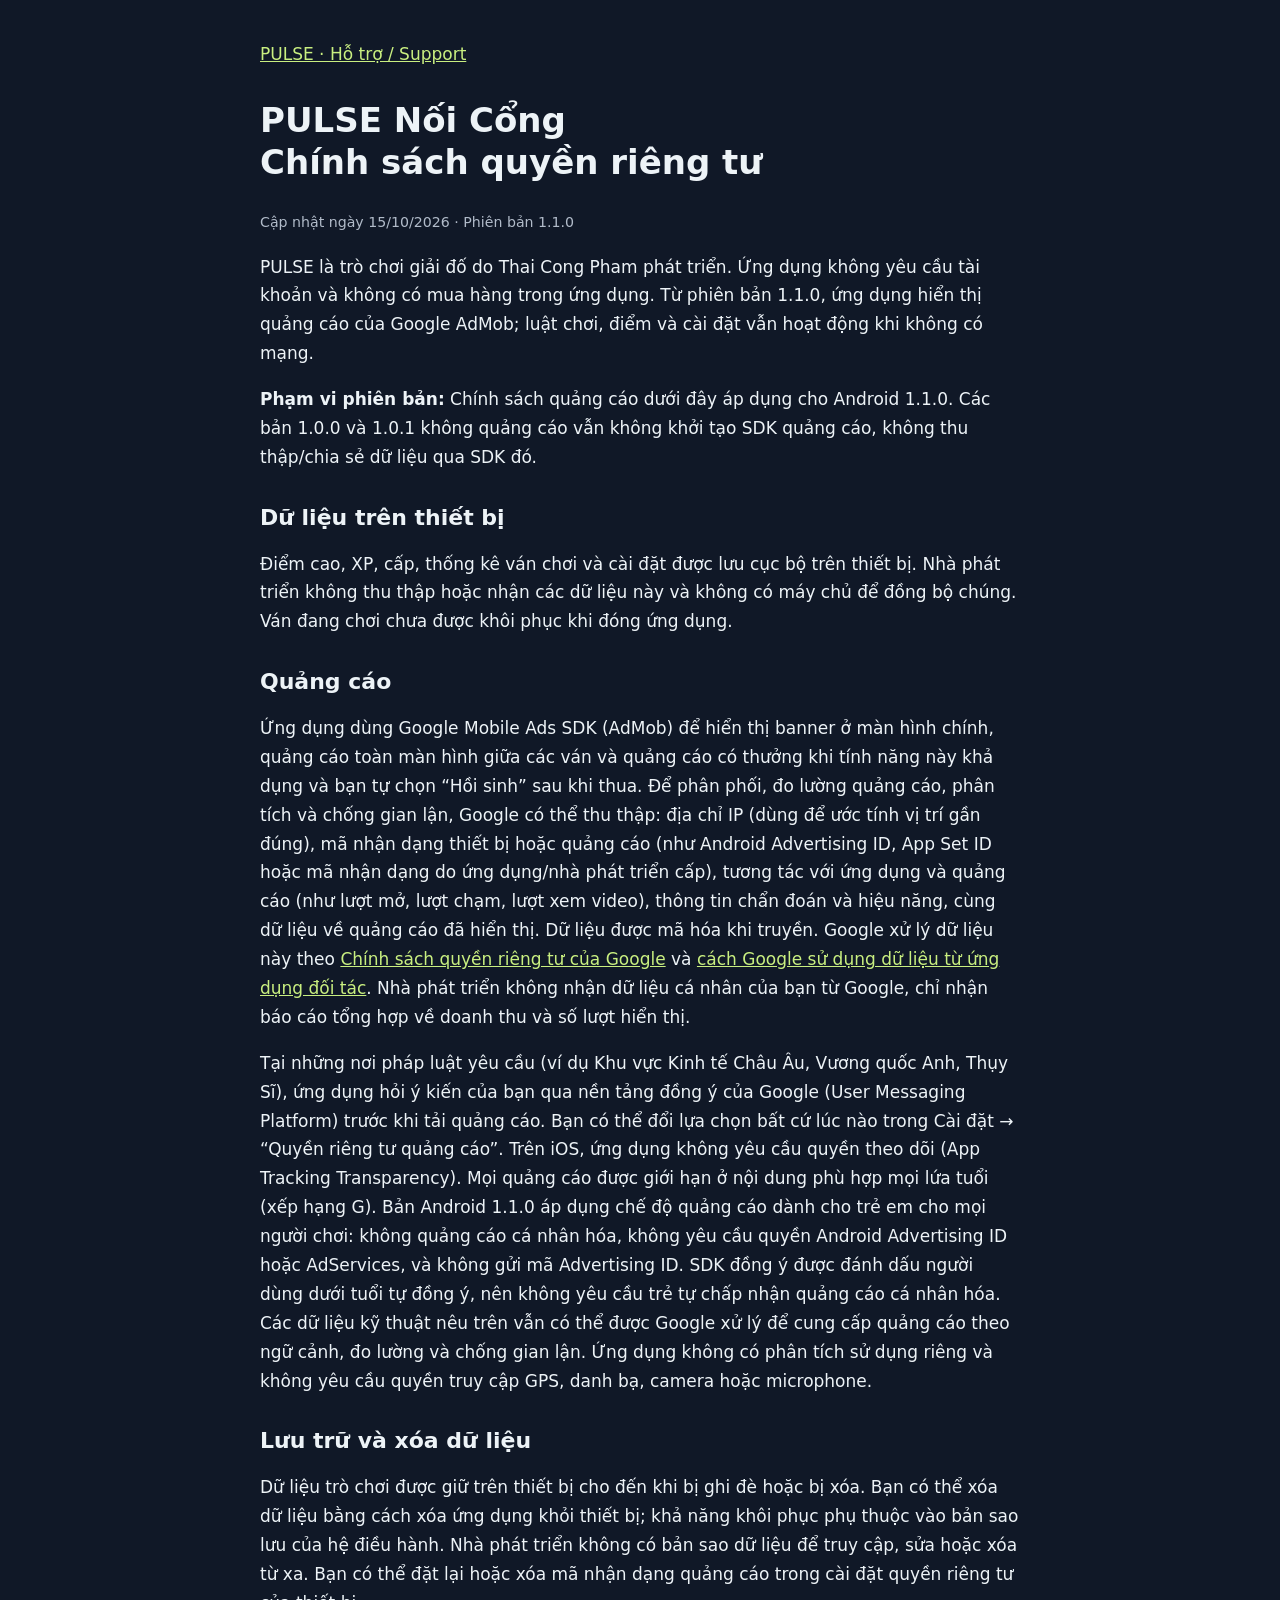
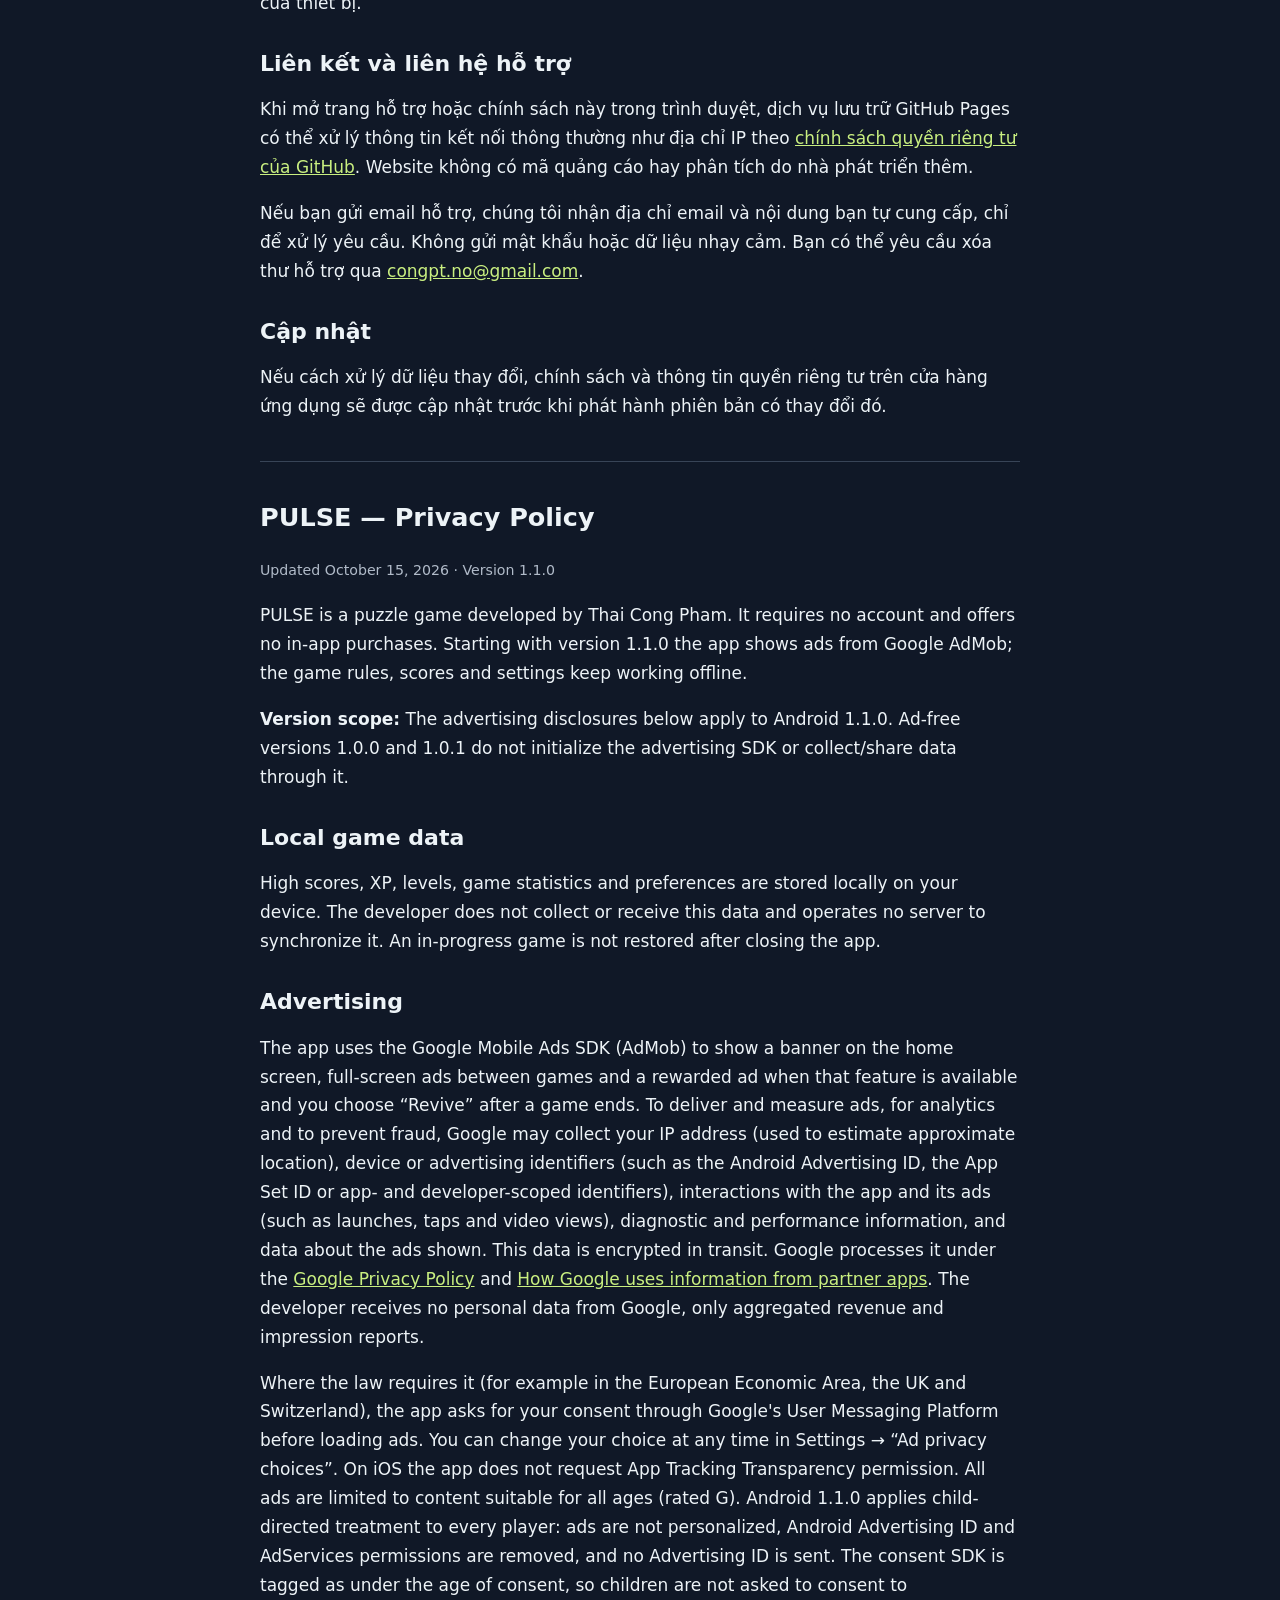
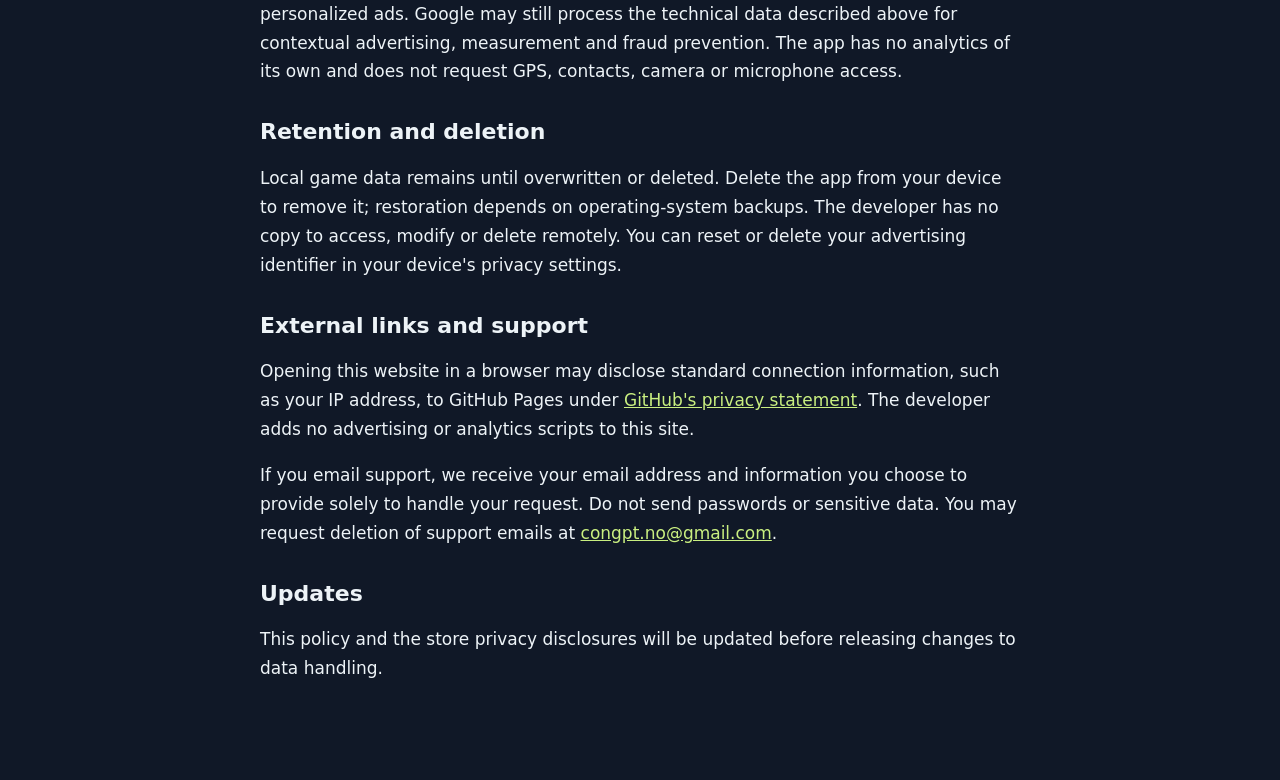
<file: pulse/privacy.html>
<!doctype html>
<html lang="vi"><head><meta charset="utf-8"><meta name="viewport" content="width=device-width, initial-scale=1"><title>PULSE Nối Cổng — Chính sách quyền riêng tư</title><style>body{margin:0;background:#101827;color:#edf3f7;font:17px/1.7 system-ui,sans-serif}main{max-width:760px;margin:auto;padding:40px 24px 80px}h1,h2{line-height:1.25}h2{margin-top:32px;font-size:22px}a{color:#c9ef80}small{color:#b1bbc9}hr{margin:40px 0;border:0;border-top:1px solid #384457}nav{margin-bottom:30px}</style></head><body><main><nav><a href="./">PULSE · Hỗ trợ / Support</a></nav>
<h1>PULSE Nối Cổng<br>Chính sách quyền riêng tư</h1><small>Cập nhật ngày 15/10/2026 · Phiên bản 1.1.0</small>
<p>PULSE là trò chơi giải đố do Thai Cong Pham phát triển. Ứng dụng không yêu cầu tài khoản và không có mua hàng trong ứng dụng. Từ phiên bản 1.1.0, ứng dụng hiển thị quảng cáo của Google AdMob; luật chơi, điểm và cài đặt vẫn hoạt động khi không có mạng.</p>
<p><strong>Phạm vi phiên bản:</strong> Chính sách quảng cáo dưới đây áp dụng cho Android 1.1.0. Các bản 1.0.0 và 1.0.1 không quảng cáo vẫn không khởi tạo SDK quảng cáo, không thu thập/chia sẻ dữ liệu qua SDK đó.</p>
<h2>Dữ liệu trên thiết bị</h2><p>Điểm cao, XP, cấp, thống kê ván chơi và cài đặt được lưu cục bộ trên thiết bị. Nhà phát triển không thu thập hoặc nhận các dữ liệu này và không có máy chủ để đồng bộ chúng. Ván đang chơi chưa được khôi phục khi đóng ứng dụng.</p>
<h2>Quảng cáo</h2><p>Ứng dụng dùng Google Mobile Ads SDK (AdMob) để hiển thị banner ở màn hình chính, quảng cáo toàn màn hình giữa các ván và quảng cáo có thưởng khi tính năng này khả dụng và bạn tự chọn “Hồi sinh” sau khi thua. Để phân phối, đo lường quảng cáo, phân tích và chống gian lận, Google có thể thu thập: địa chỉ IP (dùng để ước tính vị trí gần đúng), mã nhận dạng thiết bị hoặc quảng cáo (như Android Advertising ID, App Set ID hoặc mã nhận dạng do ứng dụng/nhà phát triển cấp), tương tác với ứng dụng và quảng cáo (như lượt mở, lượt chạm, lượt xem video), thông tin chẩn đoán và hiệu năng, cùng dữ liệu về quảng cáo đã hiển thị. Dữ liệu được mã hóa khi truyền. Google xử lý dữ liệu này theo <a href="https://policies.google.com/privacy">Chính sách quyền riêng tư của Google</a> và <a href="https://policies.google.com/technologies/partner-sites">cách Google sử dụng dữ liệu từ ứng dụng đối tác</a>. Nhà phát triển không nhận dữ liệu cá nhân của bạn từ Google, chỉ nhận báo cáo tổng hợp về doanh thu và số lượt hiển thị.</p>
<p>Tại những nơi pháp luật yêu cầu (ví dụ Khu vực Kinh tế Châu Âu, Vương quốc Anh, Thụy Sĩ), ứng dụng hỏi ý kiến của bạn qua nền tảng đồng ý của Google (User Messaging Platform) trước khi tải quảng cáo. Bạn có thể đổi lựa chọn bất cứ lúc nào trong Cài đặt → “Quyền riêng tư quảng cáo”. Trên iOS, ứng dụng không yêu cầu quyền theo dõi (App Tracking Transparency). Mọi quảng cáo được giới hạn ở nội dung phù hợp mọi lứa tuổi (xếp hạng G). Bản Android 1.1.0 áp dụng chế độ quảng cáo dành cho trẻ em cho mọi người chơi: không quảng cáo cá nhân hóa, không yêu cầu quyền Android Advertising ID hoặc AdServices, và không gửi mã Advertising ID. SDK đồng ý được đánh dấu người dùng dưới tuổi tự đồng ý, nên không yêu cầu trẻ tự chấp nhận quảng cáo cá nhân hóa. Các dữ liệu kỹ thuật nêu trên vẫn có thể được Google xử lý để cung cấp quảng cáo theo ngữ cảnh, đo lường và chống gian lận. Ứng dụng không có phân tích sử dụng riêng và không yêu cầu quyền truy cập GPS, danh bạ, camera hoặc microphone.</p>
<h2>Lưu trữ và xóa dữ liệu</h2><p>Dữ liệu trò chơi được giữ trên thiết bị cho đến khi bị ghi đè hoặc bị xóa. Bạn có thể xóa dữ liệu bằng cách xóa ứng dụng khỏi thiết bị; khả năng khôi phục phụ thuộc vào bản sao lưu của hệ điều hành. Nhà phát triển không có bản sao dữ liệu để truy cập, sửa hoặc xóa từ xa. Bạn có thể đặt lại hoặc xóa mã nhận dạng quảng cáo trong cài đặt quyền riêng tư của thiết bị.</p>
<h2>Liên kết và liên hệ hỗ trợ</h2><p>Khi mở trang hỗ trợ hoặc chính sách này trong trình duyệt, dịch vụ lưu trữ GitHub Pages có thể xử lý thông tin kết nối thông thường như địa chỉ IP theo <a href="https://docs.github.com/en/site-policy/privacy-policies/github-general-privacy-statement">chính sách quyền riêng tư của GitHub</a>. Website không có mã quảng cáo hay phân tích do nhà phát triển thêm.</p><p>Nếu bạn gửi email hỗ trợ, chúng tôi nhận địa chỉ email và nội dung bạn tự cung cấp, chỉ để xử lý yêu cầu. Không gửi mật khẩu hoặc dữ liệu nhạy cảm. Bạn có thể yêu cầu xóa thư hỗ trợ qua <a href="mailto:congpt.no@gmail.com">congpt.no@gmail.com</a>.</p>
<h2>Cập nhật</h2><p>Nếu cách xử lý dữ liệu thay đổi, chính sách và thông tin quyền riêng tư trên cửa hàng ứng dụng sẽ được cập nhật trước khi phát hành phiên bản có thay đổi đó.</p>
<hr><section lang="en"><h1>PULSE — Privacy Policy</h1><small>Updated October 15, 2026 · Version 1.1.0</small><p>PULSE is a puzzle game developed by Thai Cong Pham. It requires no account and offers no in-app purchases. Starting with version 1.1.0 the app shows ads from Google AdMob; the game rules, scores and settings keep working offline.</p>
<p><strong>Version scope:</strong> The advertising disclosures below apply to Android 1.1.0. Ad-free versions 1.0.0 and 1.0.1 do not initialize the advertising SDK or collect/share data through it.</p>
<h2>Local game data</h2><p>High scores, XP, levels, game statistics and preferences are stored locally on your device. The developer does not collect or receive this data and operates no server to synchronize it. An in-progress game is not restored after closing the app.</p>
<h2>Advertising</h2><p>The app uses the Google Mobile Ads SDK (AdMob) to show a banner on the home screen, full-screen ads between games and a rewarded ad when that feature is available and you choose “Revive” after a game ends. To deliver and measure ads, for analytics and to prevent fraud, Google may collect your IP address (used to estimate approximate location), device or advertising identifiers (such as the Android Advertising ID, the App Set ID or app- and developer-scoped identifiers), interactions with the app and its ads (such as launches, taps and video views), diagnostic and performance information, and data about the ads shown. This data is encrypted in transit. Google processes it under the <a href="https://policies.google.com/privacy">Google Privacy Policy</a> and <a href="https://policies.google.com/technologies/partner-sites">How Google uses information from partner apps</a>. The developer receives no personal data from Google, only aggregated revenue and impression reports.</p>
<p>Where the law requires it (for example in the European Economic Area, the UK and Switzerland), the app asks for your consent through Google's User Messaging Platform before loading ads. You can change your choice at any time in Settings → “Ad privacy choices”. On iOS the app does not request App Tracking Transparency permission. All ads are limited to content suitable for all ages (rated G). Android 1.1.0 applies child-directed treatment to every player: ads are not personalized, Android Advertising ID and AdServices permissions are removed, and no Advertising ID is sent. The consent SDK is tagged as under the age of consent, so children are not asked to consent to personalized ads. Google may still process the technical data described above for contextual advertising, measurement and fraud prevention. The app has no analytics of its own and does not request GPS, contacts, camera or microphone access.</p>
<h2>Retention and deletion</h2><p>Local game data remains until overwritten or deleted. Delete the app from your device to remove it; restoration depends on operating-system backups. The developer has no copy to access, modify or delete remotely. You can reset or delete your advertising identifier in your device's privacy settings.</p>
<h2>External links and support</h2><p>Opening this website in a browser may disclose standard connection information, such as your IP address, to GitHub Pages under <a href="https://docs.github.com/en/site-policy/privacy-policies/github-general-privacy-statement">GitHub's privacy statement</a>. The developer adds no advertising or analytics scripts to this site.</p><p>If you email support, we receive your email address and information you choose to provide solely to handle your request. Do not send passwords or sensitive data. You may request deletion of support emails at <a href="mailto:congpt.no@gmail.com">congpt.no@gmail.com</a>.</p>
<h2>Updates</h2><p>This policy and the store privacy disclosures will be updated before releasing changes to data handling.</p>
</section></main></body></html>
</file>
<file: style.css>
:root{font-family:system-ui,-apple-system,sans-serif;color:#173b36;background:#f5f8f7;font-size:17px;line-height:1.7}*{box-sizing:border-box}body{margin:0}header{background:#123f37;color:#fff;padding:24px max(24px,calc((100vw - 960px)/2))}header a{color:inherit;text-decoration:none;font-weight:750}nav{display:flex;gap:24px;flex-wrap:wrap;margin-top:12px}nav a{font-size:1rem;font-weight:500}main{max-width:960px;margin:40px auto;padding:0 24px}h1{font-size:clamp(2rem,5vw,3rem);line-height:1.2;letter-spacing:-.03em;margin:0 0 16px}h2{font-size:1.4rem;margin:32px 0 12px}p{margin:12px 0}a{color:#08694f;overflow-wrap:anywhere}section{background:white;border:1px solid #d7e4df;padding:24px;margin:20px 0;border-radius:12px}.meta{color:#547268;font-size:.9rem}footer{max-width:960px;margin:36px auto;padding:24px;border-top:1px solid #d7e4df;font-size:.9rem}li{margin-bottom:10px}strong{font-weight:700}@media(max-width:480px){main{margin-top:28px}section{padding:20px}nav{gap:16px}}
</file>
